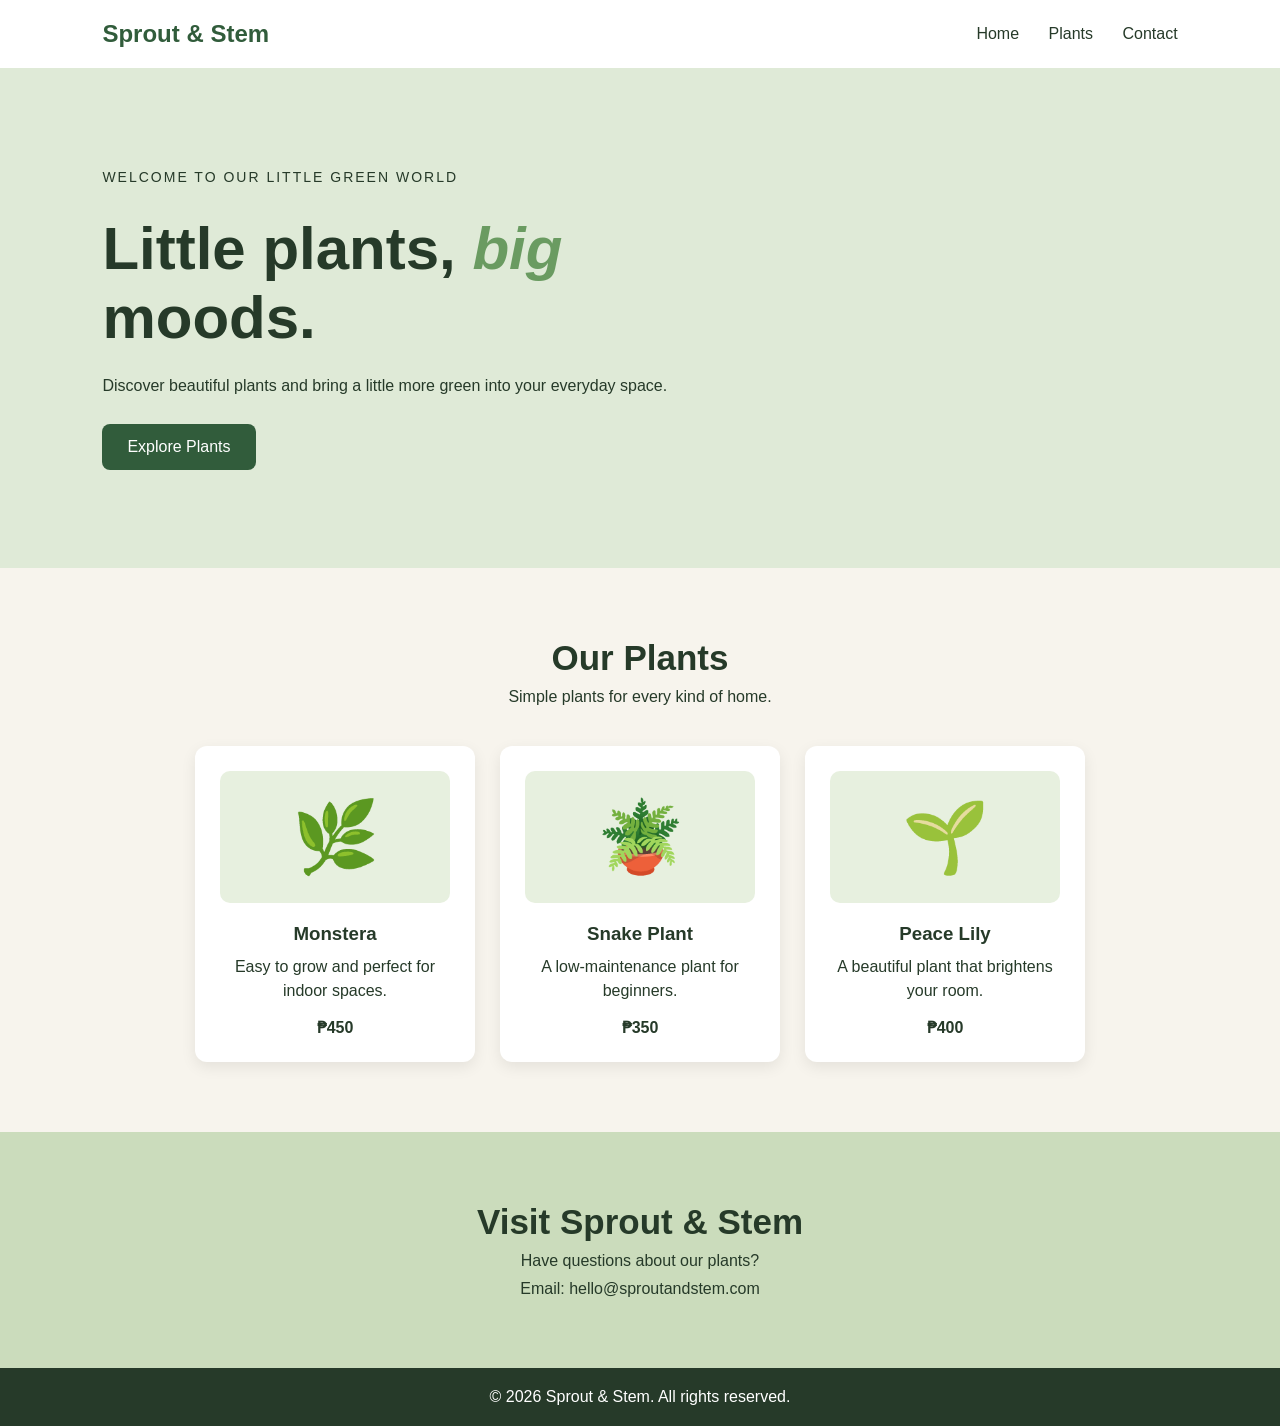
<file: index.html>
<!DOCTYPE html>
<html lang="en">
<head>
    <meta charset="UTF-8">
    <meta name="viewport" content="width=device-width, initial-scale=1.0">
    <title>Sprout & Stem</title>
    <link rel="stylesheet" href="style.css">
</head>
<body>

    <nav>
        <h2>Sprout & Stem</h2>

        <div>
            <a href="#home">Home</a>
            <a href="#plants">Plants</a>
            <a href="#contact">Contact</a>
        </div>
    </nav>

    <section id="home" class="hero">
        <div>
            <p class="small-title">WELCOME TO OUR LITTLE GREEN WORLD</p>
            <h1>Little plants, <em>big</em> moods.</h1>
            <p>
                 Discover beautiful plants and bring a little more
    green into your everyday space.
            </p>

            <a href="#plants" class="button">Explore Plants</a>
        </div>
    </section>

    <section id="plants" class="plants">
        <h2>Our Plants</h2>
        <p>Simple plants for every kind of home.</p>

        <div class="plant-container">

            <div class="plant-card">
                <div class="plant-image">🌿</div>
                <h3>Monstera</h3>
                <p>Easy to grow and perfect for indoor spaces.</p>
                <strong>₱450</strong>
            </div>

            <div class="plant-card">
                <div class="plant-image">🪴</div>
                <h3>Snake Plant</h3>
                <p>A low-maintenance plant for beginners.</p>
                <strong>₱350</strong>
            </div>

            <div class="plant-card">
                <div class="plant-image">🌱</div>
                <h3>Peace Lily</h3>
                <p>A beautiful plant that brightens your room.</p>
                <strong>₱400</strong>
            </div>

        </div>
    </section>

    <section id="contact" class="contact">
        <h2>Visit Sprout & Stem</h2>
        <p>Have questions about our plants?</p>
        <p>Email: hello@sproutandstem.com</p>
    </section>

    <footer>
        <p>© 2026 Sprout & Stem. All rights reserved.</p>
    </footer>

</body>
</html>
</file>
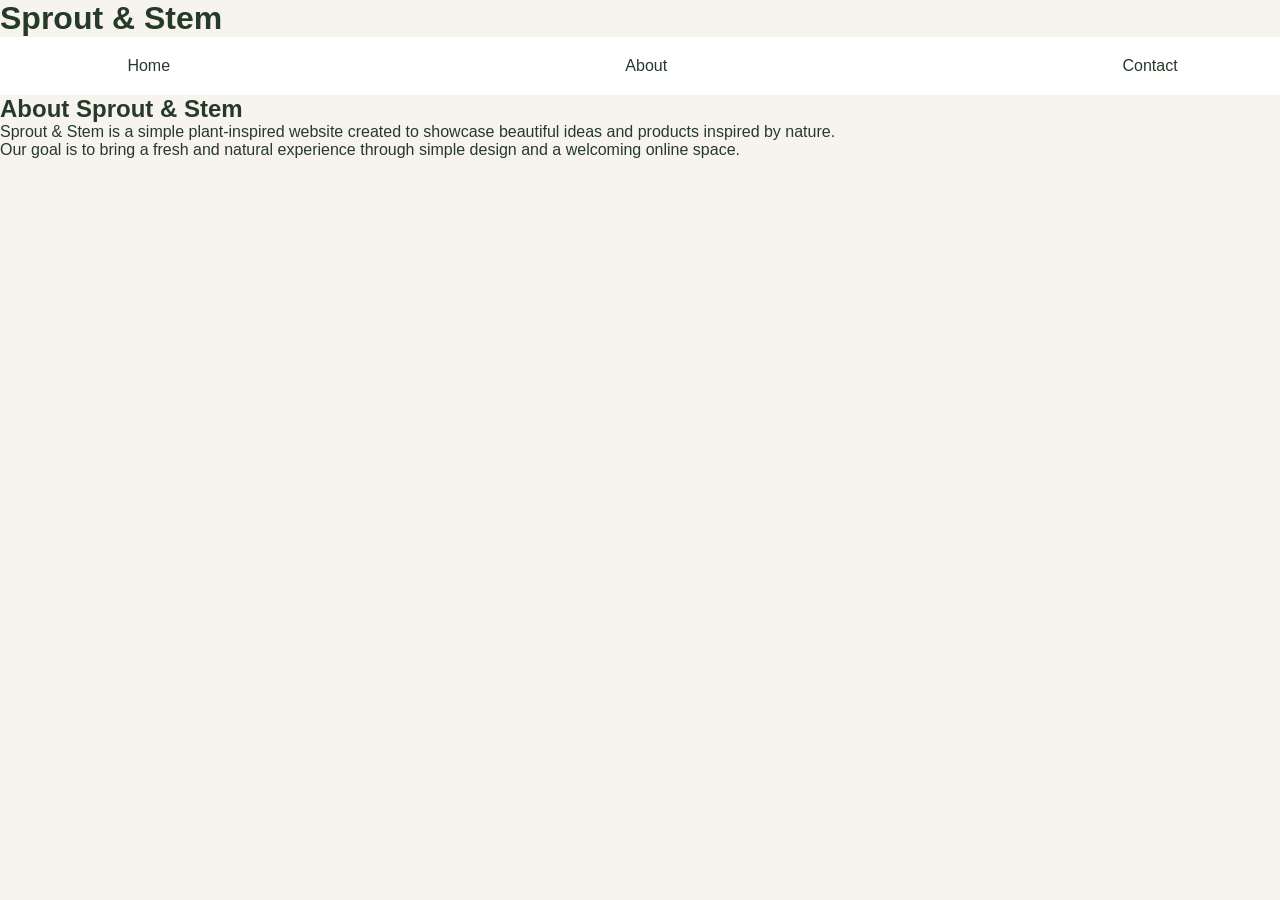
<file: about.html>
<!DOCTYPE html>
<html lang="en">
<head>
    <meta charset="UTF-8">
    <meta name="viewport" content="width=device-width, initial-scale=1.0">
    <title>About - Sprout & Stem</title>
    <link rel="stylesheet" href="style.css">
</head>
<body>

    <header>
        <h1>Sprout & Stem</h1>
        <nav>
            <a href="index.html">Home</a>
            <a href="about.html">About</a>
            <a href="contact.html">Contact</a>
        </nav>
    </header>

    <main>
        <h2>About Sprout & Stem</h2>
        <p>
            Sprout & Stem is a simple plant-inspired website created
            to showcase beautiful ideas and products inspired by nature.
        </p>

        <p>
            Our goal is to bring a fresh and natural experience through
            simple design and a welcoming online space.
        </p>
    </main>

</body>
</html>
</file>
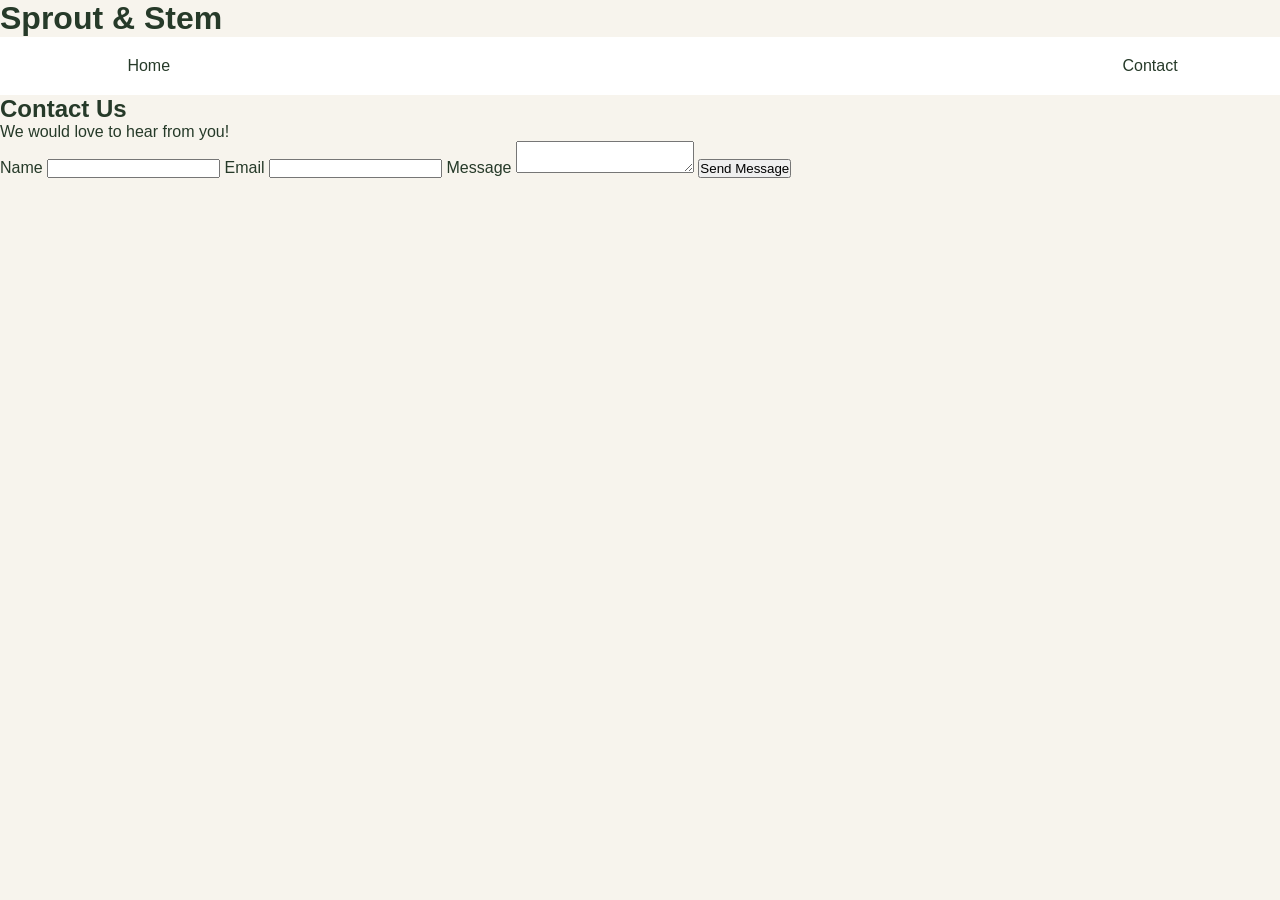
<file: contact.html>
<!DOCTYPE html>
<html lang="en">
<head>
    <meta charset="UTF-8">
    <meta name="viewport" content="width=device-width, initial-scale=1.0">
    <title>Contact - Sprout & Stem</title>
    <link rel="stylesheet" href="style.css">
</head>
<body>

    <header>
        <h1>Sprout & Stem</h1>
        <nav>
            <a href="index.html">Home</a>
            <a href="contact.html">Contact</a>
        </nav>
    </header>

    <main>
        <h2>Contact Us</h2>
        <p>We would love to hear from you!</p>

        <form>
            <label for="name">Name</label>
            <input type="text" id="name" name="name">

            <label for="email">Email</label>
            <input type="email" id="email" name="email">

            <label for="message">Message</label>
            <textarea id="message" name="message"></textarea>

            <button type="submit">Send Message</button>
        </form>
    </main>

</body>
</html>
</file>
<file: style.css>
* {
    box-sizing: border-box;
    margin: 0;
    padding: 0;
}

body {
    font-family: Arial, sans-serif;
    background: #f7f4ed;
    color: #263a29;
}

nav {
    display: flex;
    justify-content: space-between;
    align-items: center;
    padding: 20px 8%;
    background: white;
}

nav h2 {
    color: #315c3b;
}

nav a {
    margin-left: 25px;
    text-decoration: none;
    color: #263a29;
}

.hero {
    min-height: 500px;
    display: flex;
    align-items: center;
    padding: 60px 8%;
    background: #dfead7;
}

.hero div {
    max-width: 650px;
}

.small-title {
    font-size: 14px;
    letter-spacing: 2px;
    margin-bottom: 15px;
}

.hero h1 {
    font-size: 60px;
    margin-bottom: 20px;
}

.hero h1 em {
    color: #6a9b61;
}

.hero p {
    line-height: 1.7;
    margin-bottom: 25px;
}

.button {
    display: inline-block;
    background: #315c3b;
    color: white;
    padding: 14px 25px;
    text-decoration: none;
    border-radius: 8px;
}

.plants {
    padding: 70px 8%;
    text-align: center;
}

.plants h2,
.contact h2 {
    font-size: 35px;
    margin-bottom: 10px;
}

.plant-container {
    display: flex;
    justify-content: center;
    gap: 25px;
    margin-top: 40px;
}

.plant-card {
    width: 280px;
    background: white;
    padding: 25px;
    border-radius: 12px;
    box-shadow: 0 5px 15px rgba(0,0,0,0.08);
}

.plant-image {
    font-size: 70px;
    padding: 25px;
    background: #e7f0df;
    border-radius: 10px;
    margin-bottom: 20px;
}

.plant-card h3 {
    margin-bottom: 10px;
}

.plant-card p {
    line-height: 1.5;
    margin-bottom: 15px;
}

.contact {
    text-align: center;
    padding: 70px 20px;
    background: #cbdcbc;
}

.contact p {
    margin-top: 10px;
}

footer {
    text-align: center;
    padding: 20px;
    background: #263a29;
    color: white;
}

@media (max-width: 768px) {
    nav {
        flex-direction: column;
        gap: 15px;
    }

    .hero h1 {
        font-size: 40px;
    }

    .plant-container {
        flex-direction: column;
        align-items: center;
    }
}
</file>
